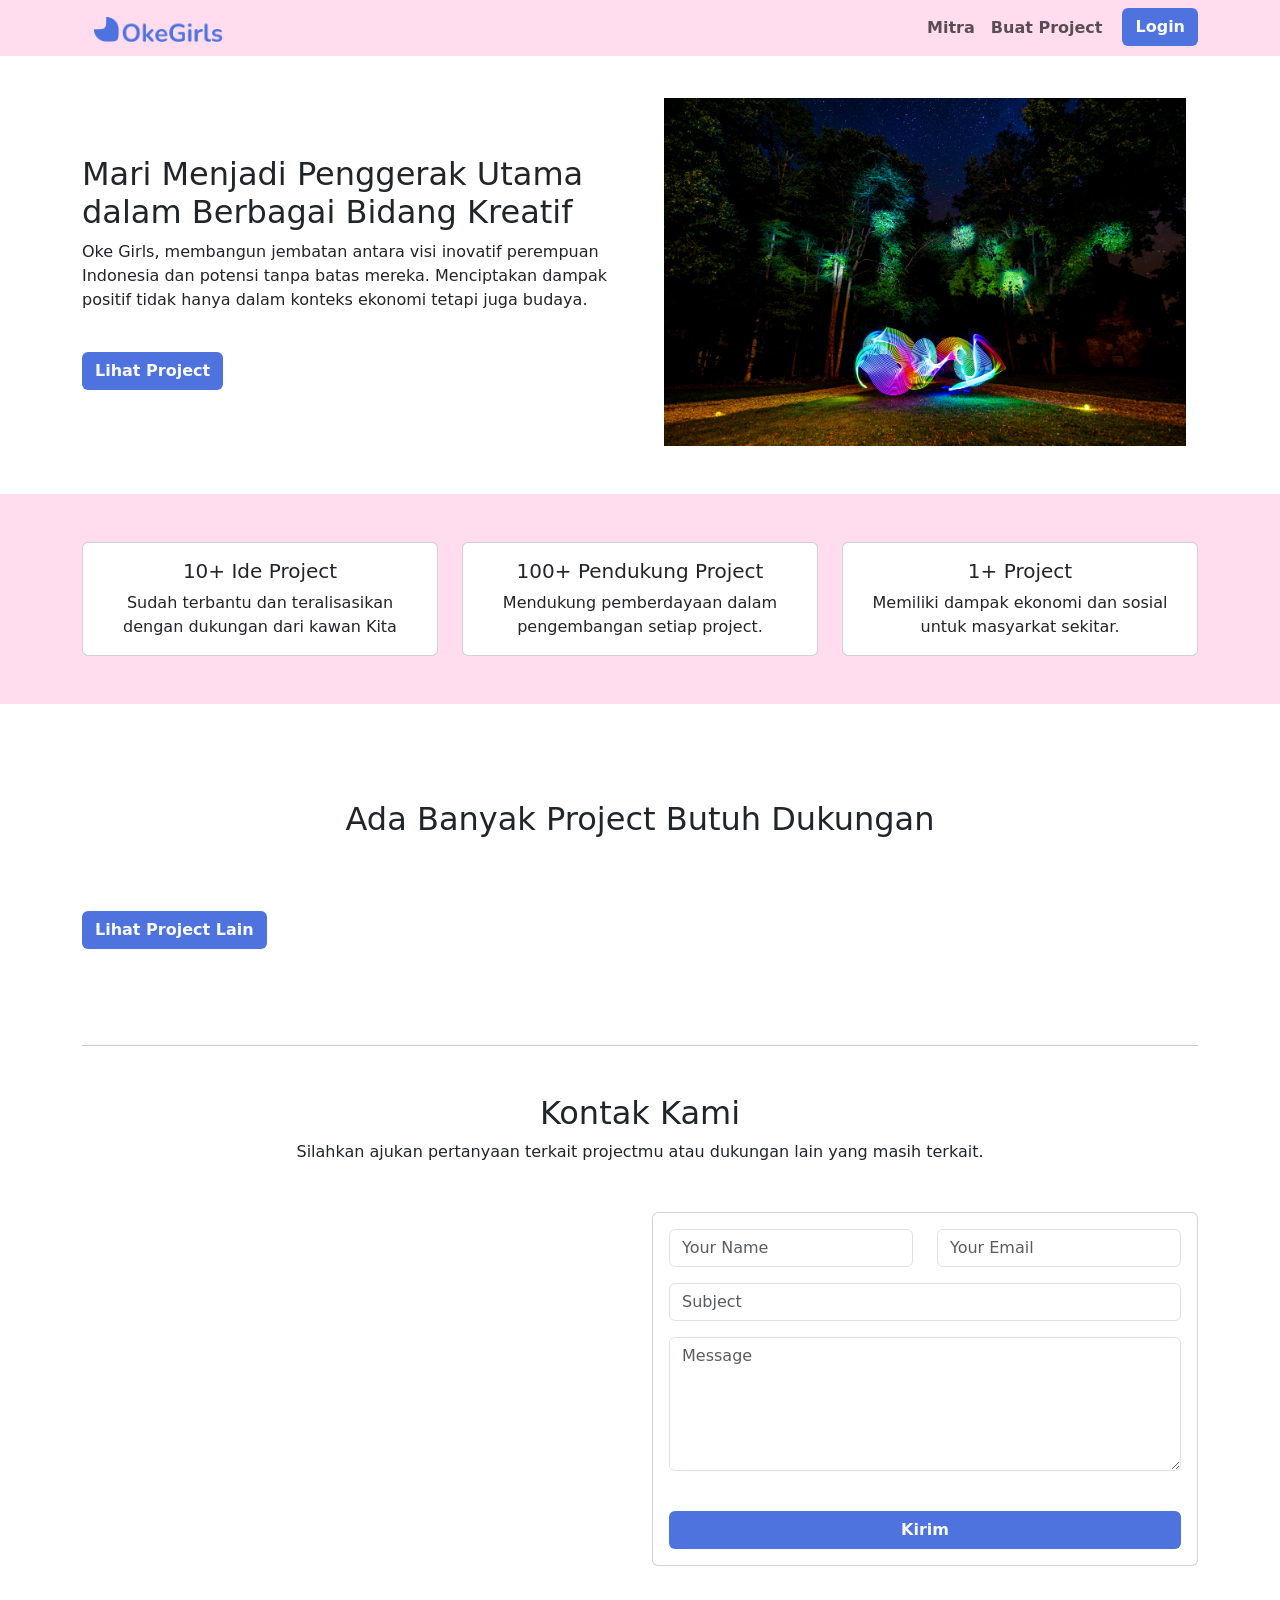
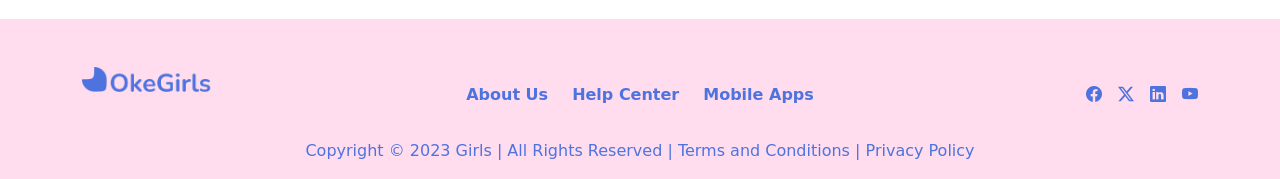
<file: index.html>
<!DOCTYPE html>
<html lang="en">

<head>
    <meta charset="UTF-8">
    <meta name="viewport" content="width=device-width, initial-scale=1">
    <link rel="stylesheet" href="https://cdn.jsdelivr.net/npm/bootstrap@5.0.2/dist/css/bootstrap.min.css">
    <link rel="stylesheet" href="https://cdn.jsdelivr.net/npm/bootstrap-icons@1.11.2/font/bootstrap-icons.min.css">
    <title>OkeGirls</title>
    <link rel="stylesheet" href="css/detailProject.css">
</head>

<body>

    <!-- Navbar -->
    <div class="fixed-top fink-color">
        <div class="container d-flex">
            <nav class="navbar navbar-expand-lg fink-color w-100">
                <div class="container-fluid">
                    <a class="navbar-brand" href="index.html">
                        <img src="img/logo.png" alt="Logo" width="130">
                    </a>
                    <button class="navbar-toggler" type="button" data-bs-toggle="collapse" data-bs-target="#navbarNav"
                        aria-controls="navbarNav" aria-expanded="false" aria-label="Toggle navigation">
                        <span class="navbar-toggler-icon text-primary">
                            <svg xmlns="http://www.w3.org/2000/svg" fill="none" viewBox="0 0 24 24" stroke-width="1.5"
                                stroke="currentColor" class="w-6 h-6">
                                <path stroke-linecap="round" stroke-linejoin="round"
                                    d="M3.75 6.75h16.5M3.75 12h16.5m-16.5 5.25h16.5" />
                            </svg>
                        </span>
                    </button>
                    <div class="collapse navbar-collapse mt-lg-0 mt-3" id="navbarNav">
                        <ul class="navbar-nav ms-auto pb-lg-0 pb-5">
                            <li class="nav-item">
                                <ul class="navbar-nav ms-auto">
                                    <li><a class="nav-link fw-bold" href="listProject.html">Mitra</a></li>
                                    <li class="nav-item">
                                        <a class="nav-link border-sm-bottom fw-bold" href="buat-project.html">Buat
                                            Project</a>
                                    </li>
                                    <li></li>
                                </ul>
                            </li>
                        </ul>
                    </div>

                </div>

            </nav>
            <button class="btn blue-bg text-light login-btn mt-2 h-100 fw-bold" id="loginButton"><a href="login.html"
                    class="text-light text-decoration-none">Login</a></button>
            <a href="overview.html" id="avatarButton"></a>
        </div>
    </div>

    <!-- Your content goes here -->
    <div class="hero">
        <div class="container py-5">
            <div class="row">
                <div class="col-md-6 d-flex align-items-center">
                    <div>
                        <h2>Mari Menjadi Penggerak Utama dalam Berbagai Bidang Kreatif</h2>
                        <p>Oke Girls, membangun jembatan antara visi inovatif perempuan Indonesia dan potensi tanpa
                            batas mereka. Menciptakan dampak positif tidak hanya dalam konteks ekonomi tetapi juga
                            budaya.</p>

                        <button class="btn blue-bg text-light fw-bold mt-4"><a class="text-light text-decoration-none"
                                href="listProject.html">Lihat Project</a></button>
                    </div>
                </div>
                <div class="col-md-6 mt-5 mt-lg-0 mt-md-0">
                    <img src="img/img-project1.jpg" alt="Hero Image" class="container-fluid">
                </div>
            </div>
        </div>
    </div>


    <div class="fitur fink-color py-5 mb-5">
        <div class="container">
            <div class="row row-cols-1 row-cols-md-3 g-4">

                <div class="col">
                    <div class="card h-100">
                        <div class="card-body text-center">
                            <h5 class="card-title">10+ Ide Project</h5>
                            <p class="card-text">Sudah terbantu dan teralisasikan dengan dukungan dari kawan Kita</p>
                        </div>
                    </div>
                </div>
                <div class="col">
                    <div class="card h-100">
                        <div class="card-body text-center">
                            <h5 class="card-title">100+ Pendukung Project</h5>
                            <p class="card-text">Mendukung pemberdayaan dalam pengembangan setiap project.</p>
                        </div>
                    </div>
                </div>
                <div class="col">
                    <div class="card h-100">
                        <div class="card-body text-center">
                            <h5 class="card-title">1+ Project</h5>
                            <p class="card-text">Memiliki dampak ekonomi dan sosial untuk masyarkat sekitar.</p>
                        </div>
                    </div>
                </div>

            </div>
        </div>
    </div>

    <!-- Spill Project -->
    <div>
        <div class="container py-5">
            <h2 class="text-center mb-5">Ada Banyak Project Butuh Dukungan</h2>

            <div class="row row-cols-1 row-cols-md-3 g-4" id="list-card-mitra">

                <!-- <div class="col">
                    <div class="card h-100">
                        <img src="img/img-project1.jpg" class="card-img-top" alt="...">
                        <div class="card-body">
                            <a href="detailProject.html"><h5 class="card-title">Batik Kayu Manis</h5></a>
                            <p class="card-text truncate-text">Batik, seni tradisional yang unik dan khas, telah menjadi identitas budaya yang mendalam di banyak negara, termasuk Indonesia. Sebagai kerajinan tangan yang melibatkan keterampilan tinggi dan ketelitian, batik tidak hanya menjadi produk seni yang memukau tetapi juga menyimpan kisah warisan dan identitas masyarakat.</p>
                        </div>
                        <div class="card-footer">
                            <small class="text-body-secondary">by nama user</small>
                        </div>
                    </div>
                </div>

                <div class="col">
                    <div class="card h-100">
                        <img src="img/img-project1.jpg" class="card-img-top" alt="...">
                        <div class="card-body">
                            <a href="detailProject.html"><h5 class="card-title">Batik Kayu Manis</h5></a>
                            <p class="card-text truncate-text">Batik, seni tradisional yang unik dan khas, telah menjadi identitas budaya yang mendalam di banyak negara, termasuk Indonesia. Sebagai kerajinan tangan yang melibatkan keterampilan tinggi dan ketelitian, batik tidak hanya menjadi produk seni yang memukau tetapi juga menyimpan kisah warisan dan identitas masyarakat.</p>
                        </div>
                        <div class="card-footer">
                            <small class="text-body-secondary">by nama user</small>
                        </div>
                    </div>
                </div>

                <div class="col">
                    <div class="card h-100">
                        <img src="img/img-project1.jpg" class="card-img-top" alt="...">
                        <div class="card-body">
                            <a href="detailProject.html"><h5 class="card-title">Batik Kayu Manis</h5></a>
                            <p class="card-text truncate-text">Batik, seni tradisional yang unik dan khas, telah menjadi identitas budaya yang mendalam di banyak negara, termasuk Indonesia. Sebagai kerajinan tangan yang melibatkan keterampilan tinggi dan ketelitian, batik tidak hanya menjadi produk seni yang memukau tetapi juga menyimpan kisah warisan dan identitas masyarakat.</p>
                        </div>
                        <div class="card-footer">
                            <small class="text-body-secondary">by nama user</small>
                        </div>
                    </div>
                </div> -->


            </div>

            <button class="btn blue-bg text-light fw-bold mt-5"><a class="text-light text-decoration-none"
                    href="listProject.html">Lihat Project Lain</a></button>
        </div>
    </div>

    <div class="container my-5">
        <hr>
    </div>

    <div id="contact">
        <div class="container" data-aos="fade-up">

            <div class="text-center mb-5">
                <h2>Kontak Kami</h2>
                <p>Silahkan ajukan pertanyaan terkait projectmu atau dukungan lain yang masih terkait.</p>
            </div>

            <div class="row" data-aos="fade-up" data-aos-delay="100">

                <div class="col-lg-6 ">
                    <iframe
                        src="https://www.google.com/maps/embed?pb=!1m18!1m12!1m3!1d3965.141941250111!2d106.9019455!3d-6.3756707!2m3!1f0!2f0!3f0!3m2!1i1024!2i768!4f13.1!3m3!1m2!1s0x2e69ed4515088551%3A0x5e89bf86511886e2!2sTrans%20Studio%20Mall%20Cibubur!5e0!3m2!1sen!2sid!4v1701613175382!5m2!1sen!2sid"
                        width="500" height="384px" style="border:0;" allowfullscreen="" loading="lazy"
                        referrerpolicy="no-referrer-when-downgrade"></iframe>

                </div>

                <div class="col-lg-6">
                    <form action="" method="post" role="form" class="email-form card p-3">
                        <div class="row">
                            <div class="col form-group mb-3">
                                <input type="text" name="name" class="form-control" id="name" placeholder="Your Name"
                                    required>
                            </div>
                            <div class="col form-group mb-3">
                                <input type="email" class="form-control" name="email" id="email"
                                    placeholder="Your Email" required>
                            </div>
                        </div>
                        <div class="form-group mb-3">
                            <input type="text" class="form-control" name="subject" id="subject" placeholder="Subject"
                                required>
                        </div>
                        <div class="form-group mb-3">
                            <textarea class="form-control" name="message" rows="5" placeholder="Message"
                                required></textarea>
                        </div>
                        <button class="btn blue-bg text-light fw-bold mt-4"><a class="text-light text-decoration-none"
                                href="#">Kirim</a></button>
                    </form>
                </div>

            </div>

        </div>
    </div>



    <!-- Footer -->
    <footer class="fink-color pt-5 mt-3">
        <div class="container">
            <!-- Top Part of Footer -->
            <div class="row">
                <div class="col-md-12 col-lg-4 text-center text-lg-start">
                    <img src="img/logo.png" alt="Footer Logo" width="130">
                </div>
                <div class="col-md-12 col-lg-4 ">
                    <div class="footer-menu text-center mt-lg-3 mt-5 d-flex justify-content-center gap-4">
                        <a href="#" class="blue-text text-decoration-none fw-bold">About Us</a>
                        <a href="#" class="blue-text text-decoration-none fw-bold">Help Center</a>
                        <a href="#" class="blue-text text-decoration-none fw-bold">Mobile Apps</a>
                    </div>
                </div>
                <div class="col-md-12 col-lg-4 text-center mt-lg-3 mt-4">
                    <div class="text-center d-flex gap-3 justify-content-center justify-content-lg-end">
                        <a href="#" class="blue-text"><i class="bi bi-facebook"></i></a>
                        <a href="#" class="blue-text"><i class="bi bi-twitter-x"></i></a>
                        <a href="#" class="blue-text"><i class="bi bi-linkedin"></i></a>
                        <a href="#" class="blue-text"><i class="bi bi-youtube"></i></a>
                    </div>
                </div>
            </div>
            <!-- Bottom Part of Footer -->
            <div class="row mt-3">
                <div class="col-md-12">
                    <p class="footer-bottom text-center mt-3 blue-text">
                        Copyright © 2023 Girls | All Rights Reserved | <a href="#"
                            class="blue-text text-decoration-none">Terms and Conditions</a> | <a href="#"
                            class="blue-text text-decoration-none">Privacy Policy</a>
                    </p>
                </div>
            </div>
        </div>
    </footer>


    <script src="https://cdn.jsdelivr.net/npm/bootstrap@5.0.2/dist/js/bootstrap.bundle.min.js"></script>

    <!-- <script src="assets/js/multiStepForm.js"></script> -->
    <!-- <script src="assets/js/main.js"></script>
    <script> getAllProject()</script> -->

    <script src="js/listProject.js"></script>
    <script src="js/navbarLogin.js"></script>

</body>

</html>
</file>
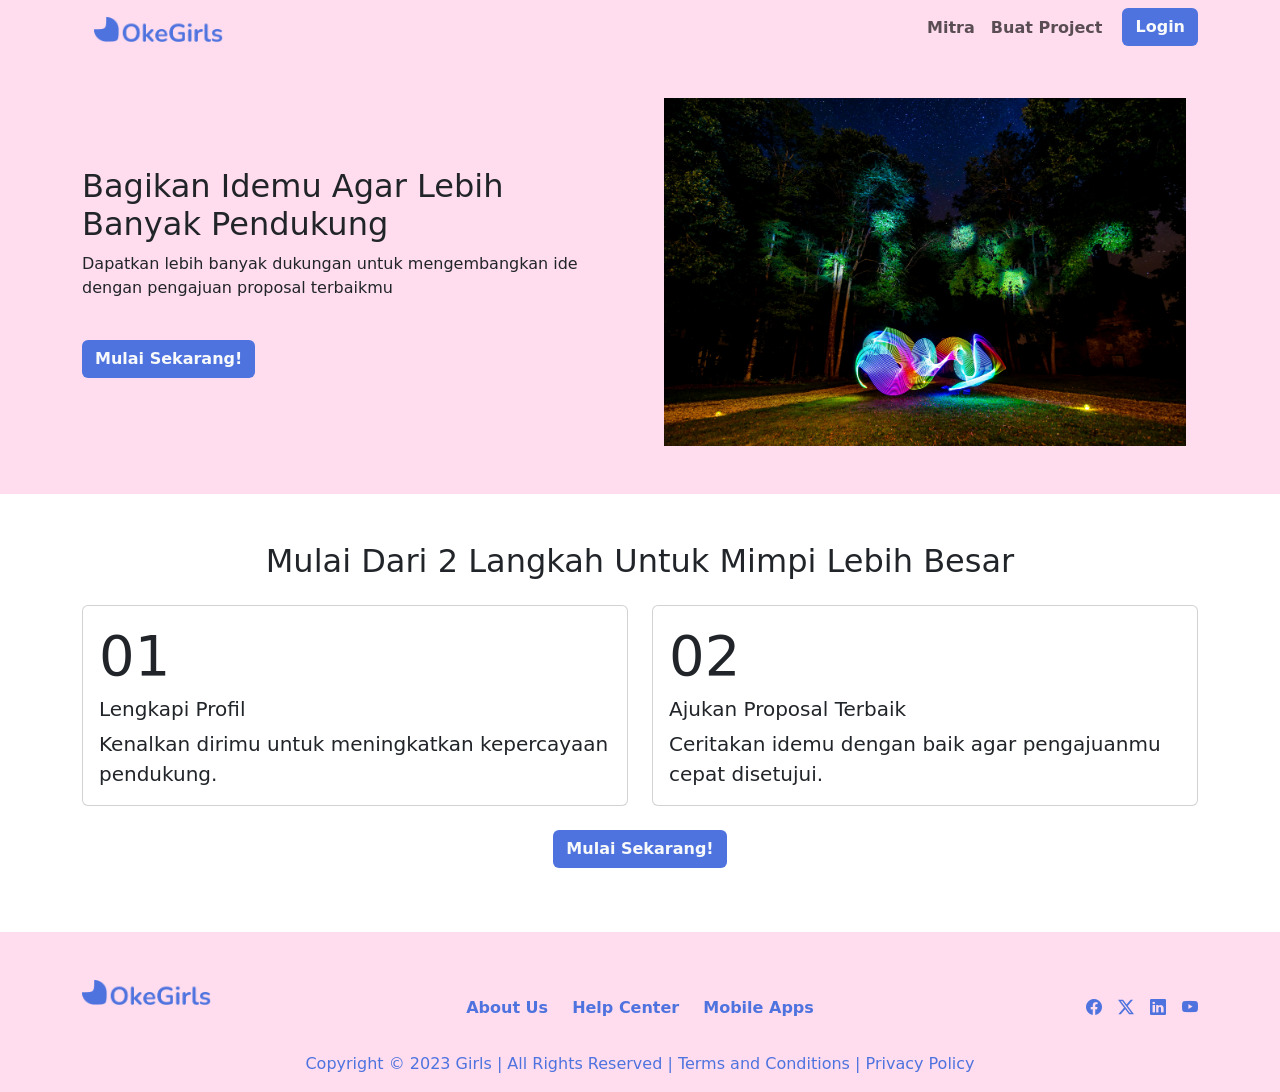
<file: buat-project.html>
<!DOCTYPE html>
<html lang="en">
<head>
  <meta charset="UTF-8">
  <meta name="viewport" content="width=device-width, initial-scale=1">
  <link rel="stylesheet" href="https://cdn.jsdelivr.net/npm/bootstrap@5.0.2/dist/css/bootstrap.min.css">
  <link rel="stylesheet" href="https://cdn.jsdelivr.net/npm/bootstrap-icons@1.11.2/font/bootstrap-icons.min.css">
  <title>Buat Project</title>
  <link rel="stylesheet" href="/css/sign-inup.css">
  <link rel="stylesheet" href="/css/buat-project.css">
</head>
<body>

<!-- Navbar -->
<div class="fixed-top fink-color">
  <div class="container d-flex">
      <nav class="navbar navbar-expand-lg fink-color w-100">
          <div class="container-fluid">
              <a class="navbar-brand" href="index.html">
                  <img src="img/logo.png" alt="Logo" width="130">
              </a>
              <button class="navbar-toggler" type="button" data-bs-toggle="collapse" data-bs-target="#navbarNav"
                  aria-controls="navbarNav" aria-expanded="false" aria-label="Toggle navigation">
                  <span class="navbar-toggler-icon text-primary">
                      <svg xmlns="http://www.w3.org/2000/svg" fill="none" viewBox="0 0 24 24" stroke-width="1.5"
                          stroke="currentColor" class="w-6 h-6">
                          <path stroke-linecap="round" stroke-linejoin="round"
                              d="M3.75 6.75h16.5M3.75 12h16.5m-16.5 5.25h16.5" />
                      </svg>
                  </span>
              </button>
              <div class="collapse navbar-collapse mt-lg-0 mt-3" id="navbarNav">
                  <ul class="navbar-nav ms-auto pb-lg-0 pb-5">
                      <li class="nav-item">
                          <ul class="navbar-nav ms-auto">
                              <li><a class="nav-link fw-bold" href="listProject.html">Mitra</a></li>
                              <li class="nav-item">
                                  <a class="nav-link border-sm-bottom fw-bold" href="buat-project.html">Buat Project</a>
                              </li>
                              <li></li>
                          </ul>
                      </li>
                  </ul>
              </div>

          </div>

      </nav>
      <button class="btn blue-bg text-light login-btn mt-2 h-100 fw-bold" id="loginButton"><a href="login.html" class="text-light text-decoration-none">Login</a></button>
      <a href="overview.html" id="avatarButton"></a>
  </div>
</div>

<!-- Your content goes here -->
<div class="hero fink-color">
  <div class="container py-5">
    <div class="row">
      <div class="col-md-6 d-flex align-items-center">
        <div>
          <h2>Bagikan Idemu Agar Lebih Banyak Pendukung</h2>
          <p>Dapatkan lebih banyak dukungan untuk mengembangkan ide dengan pengajuan proposal terbaikmu</p>
          <button class="btn blue-bg fw-bold mt-4"><a class="text-light text-decoration-none" href="multistepform.html">Mulai Sekarang!</a></button>
        </div>
      </div>
      <div class="col-md-6 mt-5 mt-lg-0 mt-md-0">
        <img src="img/img-project1.jpg" alt="Hero Image" class="container-fluid">
      </div>
    </div>
  </div>
</div>

<div>
  <div class="container py-5">
    <h2 class="text-center">Mulai Dari 2 Langkah Untuk Mimpi Lebih Besar</h2>
  
    <!-- Cards Section -->
    <div class="row mt-4">
      <!-- Card 1 -->
      <div class="col-md-6 mb-4">
        <div class="card">
          <div class="card-body">
            <p class="card-title display-4">01</p>
            <h5 class="card-text h5">Lengkapi Profil</h5>
            <p class="card-text lead">Kenalkan dirimu untuk meningkatkan kepercayaan pendukung.</p>
          </div>
        </div>
      </div>
  
      <!-- Card 2 -->
      <div class="col-md-6 mb-4">
        <div class="card">
          <div class="card-body">
            <p class="card-title display-4">02</p>
            <h5 class="card-text h5">Ajukan Proposal Terbaik</h5>
            <p class="card-text lead">Ceritakan idemu dengan baik agar pengajuanmu cepat disetujui.</p>
          </div>
        </div>
      </div>
    </div>
  
    <!-- Button Section -->
    <div class="text-center">
      <button class="btn blue-bg text-light fw-bold"><a class="text-light text-decoration-none" href="multistepform.html">Mulai Sekarang!</a></button>
    </div>
  </div>
  
</div>





<!-- Footer -->
<footer class="fink-color pt-5 mt-3">
  <div class="container">
      <!-- Top Part of Footer -->
      <div class="row">
          <div class="col-md-12 col-lg-4 text-center text-lg-start">
              <img src="img/logo.png" alt="Footer Logo" width="130">
          </div>
          <div class="col-md-12 col-lg-4 ">
              <div class="footer-menu text-center mt-lg-3 mt-5 d-flex justify-content-center gap-4">
                  <a href="#" class="blue-text text-decoration-none fw-bold">About Us</a>
                  <a href="#" class="blue-text text-decoration-none fw-bold">Help Center</a>
                  <a href="#" class="blue-text text-decoration-none fw-bold">Mobile Apps</a>
              </div>
          </div>
          <div class="col-md-12 col-lg-4 text-center mt-lg-3 mt-4">
              <div class="text-center d-flex gap-3 justify-content-center justify-content-lg-end">
                  <a href="#" class="blue-text"><i class="bi bi-facebook"></i></a>
                  <a href="#" class="blue-text"><i class="bi bi-twitter-x"></i></a>
                  <a href="#" class="blue-text"><i class="bi bi-linkedin"></i></a>
                  <a href="#" class="blue-text"><i class="bi bi-youtube"></i></a>
              </div>
          </div>
      </div>
      <!-- Bottom Part of Footer -->
      <div class="row mt-3">
          <div class="col-md-12">
              <p class="footer-bottom text-center mt-3 blue-text">
                  Copyright © 2023 Girls | All Rights Reserved | <a href="#"
                      class="blue-text text-decoration-none">Terms and Conditions</a> | <a href="#"
                      class="blue-text text-decoration-none">Privacy Policy</a>
              </p>
          </div>
      </div>
  </div>
</footer>


<script src="https://cdn.jsdelivr.net/npm/bootstrap@5.0.2/dist/js/bootstrap.bundle.min.js"></script>

<script src="/js/navbarLogin.js"></script>

</body>
</html>
</file>
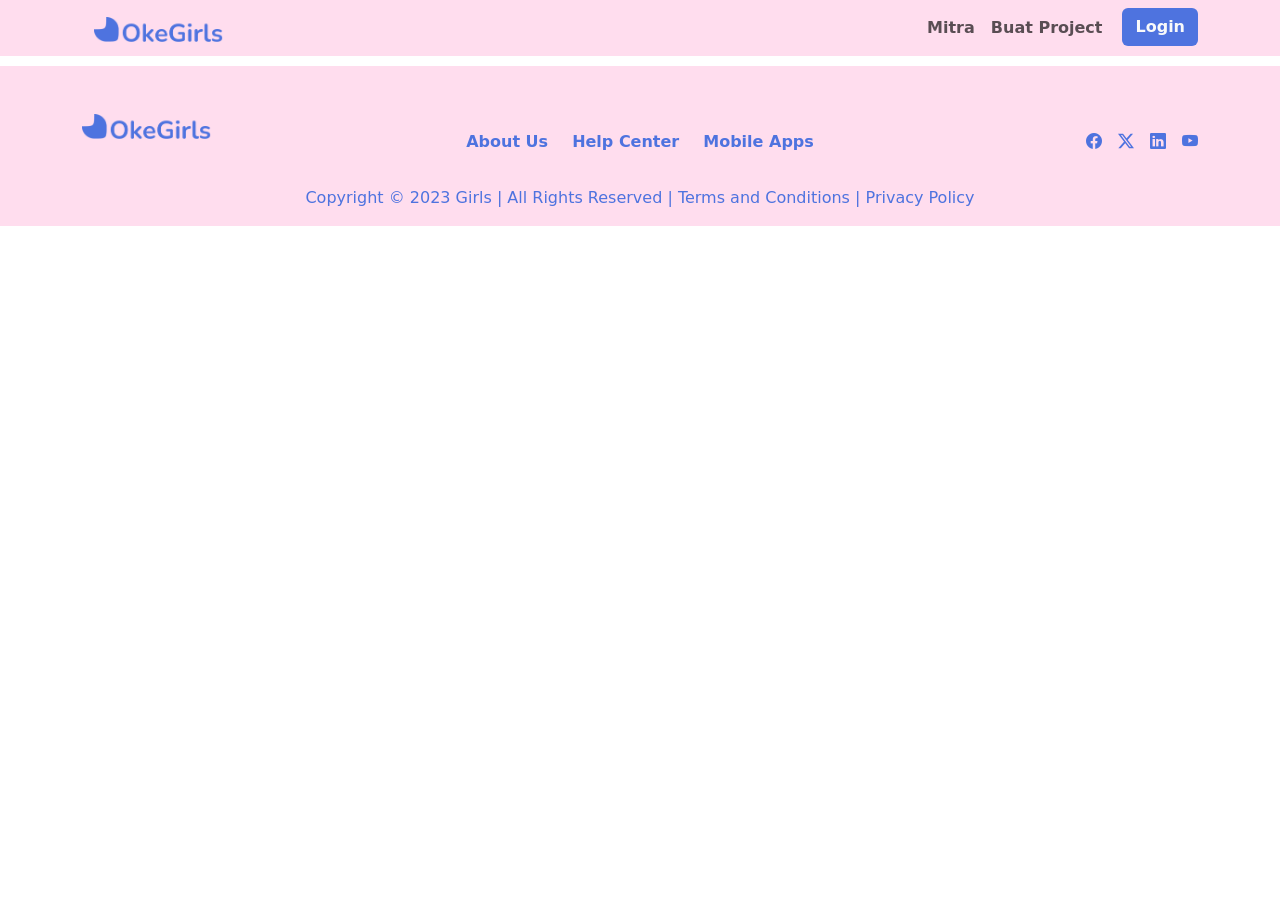
<file: detailProject.html>
<!DOCTYPE html>
<html lang="en">

<head>
  <meta charset="UTF-8">
  <meta name="viewport" content="width=device-width, initial-scale=1">
  <link rel="stylesheet" href="https://cdn.jsdelivr.net/npm/bootstrap@5.0.2/dist/css/bootstrap.min.css">
  <link rel="stylesheet" href="https://cdn.jsdelivr.net/npm/bootstrap-icons@1.11.2/font/bootstrap-icons.min.css">
  <title>Buat Project</title>
  <link rel="stylesheet" href="css/detailProject.css">
</head>

<body>

  <!-- Navbar -->
 <div class="fixed-top fink-color">
  <div class="container d-flex">
      <nav class="navbar navbar-expand-lg fink-color w-100">
          <div class="container-fluid">
              <a class="navbar-brand" href="index.html">
                  <img src="img/logo.png" alt="Logo" width="130">
              </a>
              <button class="navbar-toggler" type="button" data-bs-toggle="collapse" data-bs-target="#navbarNav"
                  aria-controls="navbarNav" aria-expanded="false" aria-label="Toggle navigation">
                  <span class="navbar-toggler-icon text-primary">
                      <svg xmlns="http://www.w3.org/2000/svg" fill="none" viewBox="0 0 24 24" stroke-width="1.5"
                          stroke="currentColor" class="w-6 h-6">
                          <path stroke-linecap="round" stroke-linejoin="round"
                              d="M3.75 6.75h16.5M3.75 12h16.5m-16.5 5.25h16.5" />
                      </svg>
                  </span>
              </button>
              <div class="collapse navbar-collapse mt-lg-0 mt-3" id="navbarNav">
                  <ul class="navbar-nav ms-auto pb-lg-0 pb-5">
                      <li class="nav-item">
                          <ul class="navbar-nav ms-auto">
                              <li><a class="nav-link fw-bold" href="listProject.html">Mitra</a></li>
                              <li class="nav-item">
                                  <a class="nav-link border-sm-bottom fw-bold" href="buat-project.html">Buat
                                      Project</a>
                              </li>
                              <li></li>
                          </ul>
                      </li>
                  </ul>
              </div>

          </div>

      </nav>
      <button class="btn blue-bg text-light login-btn mt-2 h-100 fw-bold" id="loginButton"><a href="login.html"
              class="text-light text-decoration-none">Login</a></button>
      <a href="overview.html" id="avatarButton"></a>
  </div>
</div>

  <div id="projectDetail">

    <!-- <div class="hero fink-color">
      <div class="container py-5">
        <div class="row">
          <div class="col-lg-6" data-aos="fade-right" data-aos-delay="100">
            <img src="/assets/img/bussiness.jpg" class="img-fluid" alt="" id="picture">
          </div>
          <div class="col-md-6 mt-5 mt-lg-0 mt-md-0 d-flex align-items-center">
            <div>
              <h2 id="title">Merajut Karya Seni dan Warisan Budaya</h2>
              <p id="desc">Batik, seni tradisional yang unik dan khas, telah menjadi identitas budaya yang mendalam di
                banyak negara, termasuk Indonesia.</p>
              <h5 id="amount">Jumlah Pendanaan : $760</h5>
              <p id="duration">Durasi Kampanye : 60 Hari</p>
              <p id="city">Lokasi : kota, propinsi</p>

              <button class="btn blue-bg text-light fw-bold mt-4"><a class="text-light text-decoration-none"
                  href="pilihRewardPayment.html">Dukung Project</a></button>
            </div>
          </div>
        </div>
      </div>
    </div>


    <div>
      <div class="container py-5">
        <h2 class="text-center mb-5">Kenal Lebih Dekat Project Ini</h2>

        <nav id="navbar-example2" class="navbar bg-body-tertiary mb-3">
          <ul class="nav nav-pills">
            <li class="nav-item">
              <a class="nav-link" href="#scrollspyHeading1">Story</a>
            </li>
            <li class="nav-item">
              <a class="nav-link" href="#scrollspyHeading2">Mission</a>
            </li>
            <li class="nav-item">
              <a class="nav-link" href="#scrollspyHeading3">challenge</a>
            </li>
            <li class="nav-item">
              <a class="nav-link" href="#scrollspyHeading4">Risk</a>
            </li>
          </ul>
        </nav>
        <div class="">
          <hr>
        </div>
        <div data-bs-spy="scroll" data-bs-target="#navbar-example2" data-bs-root-margin="0px 0px -40%"
          data-bs-smooth-scroll="true" class="scrollspy-example bg-body-tertiary p-3 rounded-2" tabindex="0">
          <h4 id="scrollspyHeading1">Our Story</h4>
          <p>Lorem ipsum dolor sit amet consectetur, adipisicing elit. Alias totam odit cum unde ea labore asperiores
            officia esse, quas architecto beatae ex? Eos, facilis minima aspernatur quos nam provident distinctio.</p>
          <h4 id="scrollspyHeading2">Mission Project</h4>
          <p>Lorem ipsum, dolor sit amet consectetur adipisicing elit. Veritatis voluptates molestias totam hic, facilis
            placeat eveniet ex officiis recusandae tempore dolor. Nam laboriosam ad illo suscipit magnam, reprehenderit
            libero ex.</p>
          <h4 id="scrollspyHeading3">Challange</h4>
          <p>Lorem ipsum dolor sit amet consectetur adipisicing elit. Ut nihil aut porro eius reiciendis a mollitia sint
            repellat, libero veritatis.</p>
          <h4 id="scrollspyHeading4">Risk</h4>
          <p>Lorem ipsum dolor sit amet consectetur adipisicing elit. Eveniet possimus voluptatum facilis atque sit
            ullam at laborum ad. Vitae, tenetur.</p>
        </div>
      </div>

    </div>

    <div class="px-5">
      <hr>
    </div>


    <div>
      <div class="container py-5">
        <h2 class="text-center mb-5">Penawaran Reward Pendukung Project</h2>


        <div class="row row-cols-2 row-cols-md-3 g-4">
          <div class="col">
            <div class="card h-100">
              <div class="card-body">
                <h5 class="card-title">Super</h5>
                <p class="card-text">Deskripsi reward paket super dengan donasi 25k</p>
                <a href="#" class="btn btn-primary">25.000</a>
              </div>
            </div>
          </div>
          <div class="col">
            <div class="card h-100">
              <div class="card-body">
                <h5 class="card-title">Super</h5>
                <p class="card-text">Deskripsi reward paket super dengan donasi 25k</p>
                <a href="#" class="btn btn-primary">25.000</a>
              </div>
            </div>
          </div>
          <div class="col">
            <div class="card h-100">
              <div class="card-body">
                <h5 class="card-title">Super</h5>
                <p class="card-text">Deskripsi reward paket super dengan donasi 25k</p>
                <a href="#" class="btn btn-primary">25.000</a>
              </div>
            </div>
          </div>
          <div class="col">
            <div class="card h-100">
              <div class="card-body">
                <h5 class="card-title">Super</h5>
                <p class="card-text">Deskripsi reward paket super dengan donasi 25k</p>
                <a href="#" class="btn btn-primary">25.000</a>
              </div>
            </div>
          </div>
          <div class="col">
            <div class="card h-100">
              <div class="card-body">
                <h5 class="card-title">Super</h5>
                <p class="card-text">Deskripsi reward paket super dengan donasi 25k</p>
                <a href="#" class="btn btn-primary">25.000</a>
              </div>
            </div>
          </div>


        </div>

      </div>
    </div> -->


  </div>



  <!-- Footer -->
  <footer class="fink-color pt-5 mt-3">
    <div class="container">
      <!-- Top Part of Footer -->
      <div class="row">
        <div class="col-md-12 col-lg-4 text-center text-lg-start">
          <img src="img/logo.png" alt="Footer Logo" width="130">
        </div>
        <div class="col-md-12 col-lg-4 ">
          <div class="footer-menu text-center mt-lg-3 mt-5 d-flex justify-content-center gap-4">
            <a href="#" class="blue-text text-decoration-none fw-bold">About Us</a>
            <a href="#" class="blue-text text-decoration-none fw-bold">Help Center</a>
            <a href="#" class="blue-text text-decoration-none fw-bold">Mobile Apps</a>
          </div>
        </div>
        <div class="col-md-12 col-lg-4 text-center mt-lg-3 mt-4">
          <div class="text-center d-flex gap-3 justify-content-center justify-content-lg-end">
            <a href="#" class="blue-text"><i class="bi bi-facebook"></i></a>
            <a href="#" class="blue-text"><i class="bi bi-twitter-x"></i></a>
            <a href="#" class="blue-text"><i class="bi bi-linkedin"></i></a>
            <a href="#" class="blue-text"><i class="bi bi-youtube"></i></a>
          </div>
        </div>
      </div>
      <!-- Bottom Part of Footer -->
      <div class="row mt-3">
        <div class="col-md-12">
          <p class="footer-bottom text-center mt-3 blue-text">
            Copyright © 2023 Girls | All Rights Reserved | <a href="#" class="blue-text text-decoration-none">Terms and
              Conditions</a> | <a href="#" class="blue-text text-decoration-none">Privacy Policy</a>
          </p>
        </div>
      </div>
    </div>
  </footer>


  <script src="https://cdn.jsdelivr.net/npm/bootstrap@5.0.2/dist/js/bootstrap.bundle.min.js"></script>

  <!-- <script src="js/multiStepForm.js"></script>
<script src="assets/js/main.js"></script>
<script> getProjectDetail()</script> -->

  <script src="/js/detailProject.js"></script>
  <script src="js/navbarLogin.js"></script>


</body>

</html>
</file>
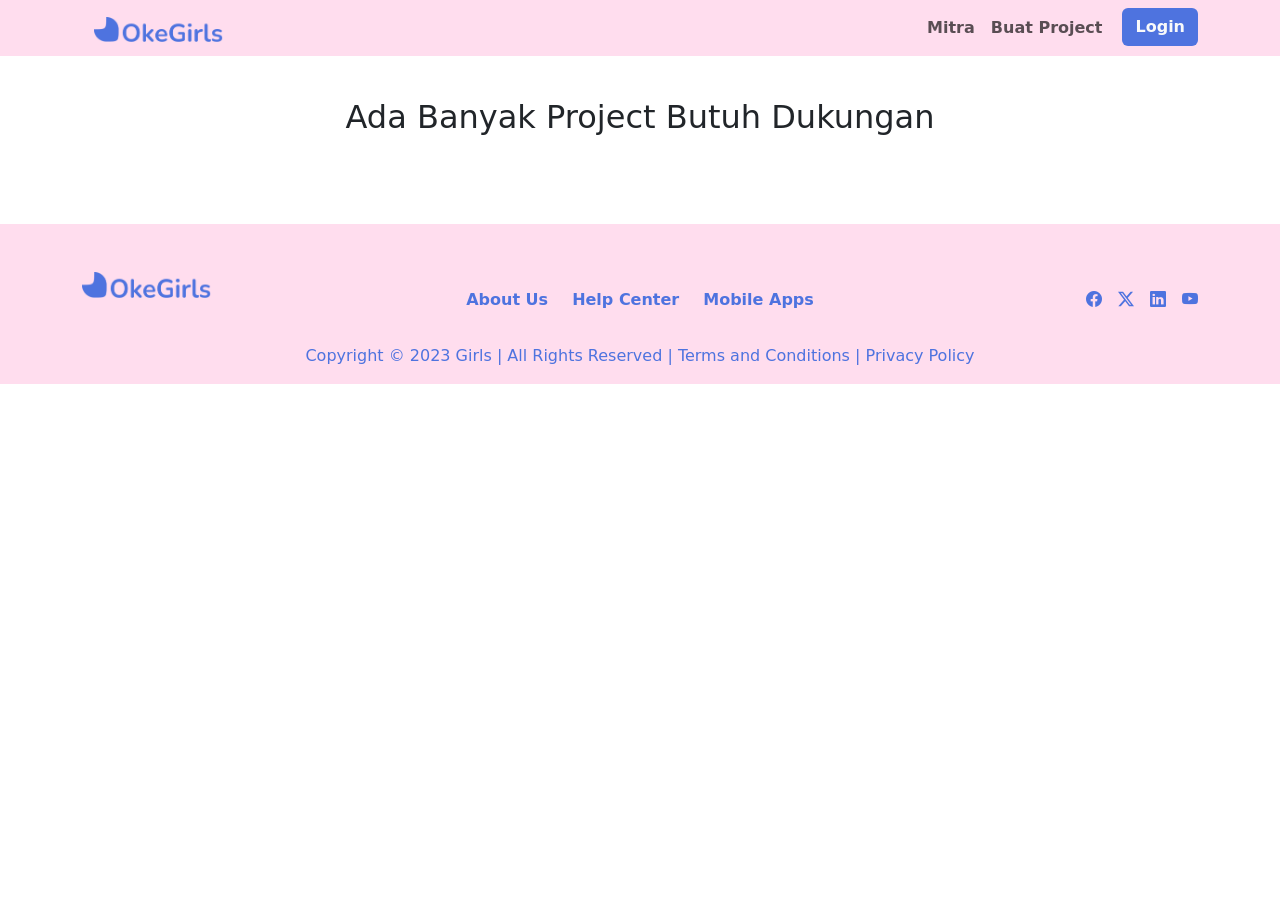
<file: listProject.html>
<!DOCTYPE html>
<html lang="en">
<head>
  <meta charset="UTF-8">
  <meta name="viewport" content="width=device-width, initial-scale=1">
  <link rel="stylesheet" href="https://cdn.jsdelivr.net/npm/bootstrap@5.0.2/dist/css/bootstrap.min.css">
  <link rel="stylesheet" href="https://cdn.jsdelivr.net/npm/bootstrap-icons@1.11.2/font/bootstrap-icons.min.css">
  <title>Paket Dukungan</title>
  <link rel="stylesheet" href="css/detailProject.css">
</head>
<body>

 <!-- Navbar -->
 <div class="fixed-top fink-color">
    <div class="container d-flex">
        <nav class="navbar navbar-expand-lg fink-color w-100">
            <div class="container-fluid">
                <a class="navbar-brand" href="index.html">
                    <img src="img/logo.png" alt="Logo" width="130">
                </a>
                <button class="navbar-toggler" type="button" data-bs-toggle="collapse" data-bs-target="#navbarNav"
                    aria-controls="navbarNav" aria-expanded="false" aria-label="Toggle navigation">
                    <span class="navbar-toggler-icon text-primary">
                        <svg xmlns="http://www.w3.org/2000/svg" fill="none" viewBox="0 0 24 24" stroke-width="1.5"
                            stroke="currentColor" class="w-6 h-6">
                            <path stroke-linecap="round" stroke-linejoin="round"
                                d="M3.75 6.75h16.5M3.75 12h16.5m-16.5 5.25h16.5" />
                        </svg>
                    </span>
                </button>
                <div class="collapse navbar-collapse mt-lg-0 mt-3" id="navbarNav">
                    <ul class="navbar-nav ms-auto pb-lg-0 pb-5">
                        <li class="nav-item">
                            <ul class="navbar-nav ms-auto">
                                <li><a class="nav-link fw-bold" href="listProject.html">Mitra</a></li>
                                <li class="nav-item">
                                    <a class="nav-link border-sm-bottom fw-bold" href="buat-project.html">Buat
                                        Project</a>
                                </li>
                                <li></li>
                            </ul>
                        </li>
                    </ul>
                </div>

            </div>

        </nav>
        <button class="btn blue-bg text-light login-btn mt-2 h-100 fw-bold" id="loginButton"><a href="login.html"
                class="text-light text-decoration-none">Login</a></button>
        <a href="overview.html" id="avatarButton"></a>
    </div>
</div>

<!-- Spill Project -->
<div>
    <div class="container py-5">
        <h2 class="text-center mb-5">Ada Banyak Project Butuh Dukungan</h2>

        <div class="row row-cols-1 row-cols-md-3 g-4" id="list-card-mitra">

            <!-- <div class="col">
                <div class="card h-100">
                    <img src="img/img-project1.jpg" class="card-img-top" alt="...">
                    <div class="card-body">
                        <a href="detailProject.html"><h5 class="card-title">Batik Kayu Manis</h5></a>
                        <p class="card-text truncate-text">Batik, seni tradisional yang unik dan khas, telah menjadi identitas budaya yang mendalam di banyak negara, termasuk Indonesia. Sebagai kerajinan tangan yang melibatkan keterampilan tinggi dan ketelitian, batik tidak hanya menjadi produk seni yang memukau tetapi juga menyimpan kisah warisan dan identitas masyarakat.</p>
                    </div>
                    <div class="card-footer">
                        <small class="text-body-secondary">by nama user</small>
                    </div>
                </div>
            </div>
            <div class="col">
                <div class="card h-100">
                    <img src="img/img-project1.jpg" class="card-img-top" alt="...">
                    <div class="card-body">
                        <a href="detailProject.html"><h5 class="card-title">Batik Kayu Manis</h5></a>
                        <p class="card-text truncate-text">Batik, seni tradisional yang unik dan khas, telah menjadi identitas budaya yang mendalam di banyak negara, termasuk Indonesia. Sebagai kerajinan tangan yang melibatkan keterampilan tinggi dan ketelitian, batik tidak hanya menjadi produk seni yang memukau tetapi juga menyimpan kisah warisan dan identitas masyarakat.</p>
                    </div>
                    <div class="card-footer">
                        <small class="text-body-secondary">by nama user</small>
                    </div>
                </div>
            </div>
            <div class="col">
                <div class="card h-100">
                    <img src="img/img-project1.jpg" class="card-img-top" alt="...">
                    <div class="card-body">
                        <a href="detailProject.html"><h5 class="card-title">Batik Kayu Manis</h5></a>
                        <p class="card-text truncate-text">Batik, seni tradisional yang unik dan khas, telah menjadi identitas budaya yang mendalam di banyak negara, termasuk Indonesia. Sebagai kerajinan tangan yang melibatkan keterampilan tinggi dan ketelitian, batik tidak hanya menjadi produk seni yang memukau tetapi juga menyimpan kisah warisan dan identitas masyarakat.</p>
                    </div>
                    <div class="card-footer">
                        <small class="text-body-secondary">by nama user</small>
                    </div>
                </div>
            </div>
            <div class="col">
                <div class="card h-100">
                    <img src="img/img-project1.jpg" class="card-img-top" alt="...">
                    <div class="card-body">
                        <a href="detailProject.html"><h5 class="card-title">Batik Kayu Manis</h5></a>
                        <p class="card-text truncate-text">Batik, seni tradisional yang unik dan khas, telah menjadi identitas budaya yang mendalam di banyak negara, termasuk Indonesia. Sebagai kerajinan tangan yang melibatkan keterampilan tinggi dan ketelitian, batik tidak hanya menjadi produk seni yang memukau tetapi juga menyimpan kisah warisan dan identitas masyarakat.</p>
                    </div>
                    <div class="card-footer">
                        <small class="text-body-secondary">by nama user</small>
                    </div>
                </div>
            </div>
            <div class="col">
                <div class="card h-100">
                    <img src="img/img-project1.jpg" class="card-img-top" alt="...">
                    <div class="card-body">
                        <a href="detailProject.html"><h5 class="card-title">Batik Kayu Manis</h5></a>
                        <p class="card-text truncate-text">Batik, seni tradisional yang unik dan khas, telah menjadi identitas budaya yang mendalam di banyak negara, termasuk Indonesia. Sebagai kerajinan tangan yang melibatkan keterampilan tinggi dan ketelitian, batik tidak hanya menjadi produk seni yang memukau tetapi juga menyimpan kisah warisan dan identitas masyarakat.</p>
                    </div>
                    <div class="card-footer">
                        <small class="text-body-secondary">by nama user</small>
                    </div>
                </div>
            </div>
            <div class="col">
                <div class="card h-100">
                    <img src="img/img-project1.jpg" class="card-img-top" alt="...">
                    <div class="card-body">
                        <a href="detailProject.html"><h5 class="card-title">Batik Kayu Manis</h5></a>
                        <p class="card-text truncate-text">Batik, seni tradisional yang unik dan khas, telah menjadi identitas budaya yang mendalam di banyak negara, termasuk Indonesia. Sebagai kerajinan tangan yang melibatkan keterampilan tinggi dan ketelitian, batik tidak hanya menjadi produk seni yang memukau tetapi juga menyimpan kisah warisan dan identitas masyarakat.</p>
                    </div>
                    <div class="card-footer">
                        <small class="text-body-secondary">by nama user</small>
                    </div>
                </div>
            </div>
            <div class="col">
                <div class="card h-100">
                    <img src="img/img-project1.jpg" class="card-img-top" alt="...">
                    <div class="card-body">
                        <a href="detailProject.html"><h5 class="card-title">Batik Kayu Manis</h5></a>
                        <p class="card-text truncate-text">Batik, seni tradisional yang unik dan khas, telah menjadi identitas budaya yang mendalam di banyak negara, termasuk Indonesia. Sebagai kerajinan tangan yang melibatkan keterampilan tinggi dan ketelitian, batik tidak hanya menjadi produk seni yang memukau tetapi juga menyimpan kisah warisan dan identitas masyarakat.</p>
                    </div>
                    <div class="card-footer">
                        <small class="text-body-secondary">by nama user</small>
                    </div>
                </div>
            </div> -->
        </div>
    </div>
</div>





<!-- Footer -->
<footer class="fink-color pt-5 mt-3">
  <div class="container">
      <!-- Top Part of Footer -->
      <div class="row">
          <div class="col-md-12 col-lg-4 text-center text-lg-start">
              <img src="img/logo.png" alt="Footer Logo" width="130">
          </div>
          <div class="col-md-12 col-lg-4 ">
              <div class="footer-menu text-center mt-lg-3 mt-5 d-flex justify-content-center gap-4">
                  <a href="#" class="blue-text text-decoration-none fw-bold">About Us</a>
                  <a href="#" class="blue-text text-decoration-none fw-bold">Help Center</a>
                  <a href="#" class="blue-text text-decoration-none fw-bold">Mobile Apps</a>
              </div>
          </div>
          <div class="col-md-12 col-lg-4 text-center mt-lg-3 mt-4">
              <div class="text-center d-flex gap-3 justify-content-center justify-content-lg-end">
                  <a href="#" class="blue-text"><i class="bi bi-facebook"></i></a>
                  <a href="#" class="blue-text"><i class="bi bi-twitter-x"></i></a>
                  <a href="#" class="blue-text"><i class="bi bi-linkedin"></i></a>
                  <a href="#" class="blue-text"><i class="bi bi-youtube"></i></a>
              </div>
          </div>
      </div>
      <!-- Bottom Part of Footer -->
      <div class="row mt-3">
          <div class="col-md-12">
              <p class="footer-bottom text-center mt-3 blue-text">
                  Copyright © 2023 Girls | All Rights Reserved | <a href="#"
                      class="blue-text text-decoration-none">Terms and Conditions</a> | <a href="#"
                      class="blue-text text-decoration-none">Privacy Policy</a>
              </p>
          </div>
      </div>
  </div>
</footer>


<script src="https://cdn.jsdelivr.net/npm/bootstrap@5.0.2/dist/js/bootstrap.bundle.min.js"></script>

<script src="js/listProject.js"></script>
<script src="js/navbarLogin.js"></script>

</body>
</html>
</file>
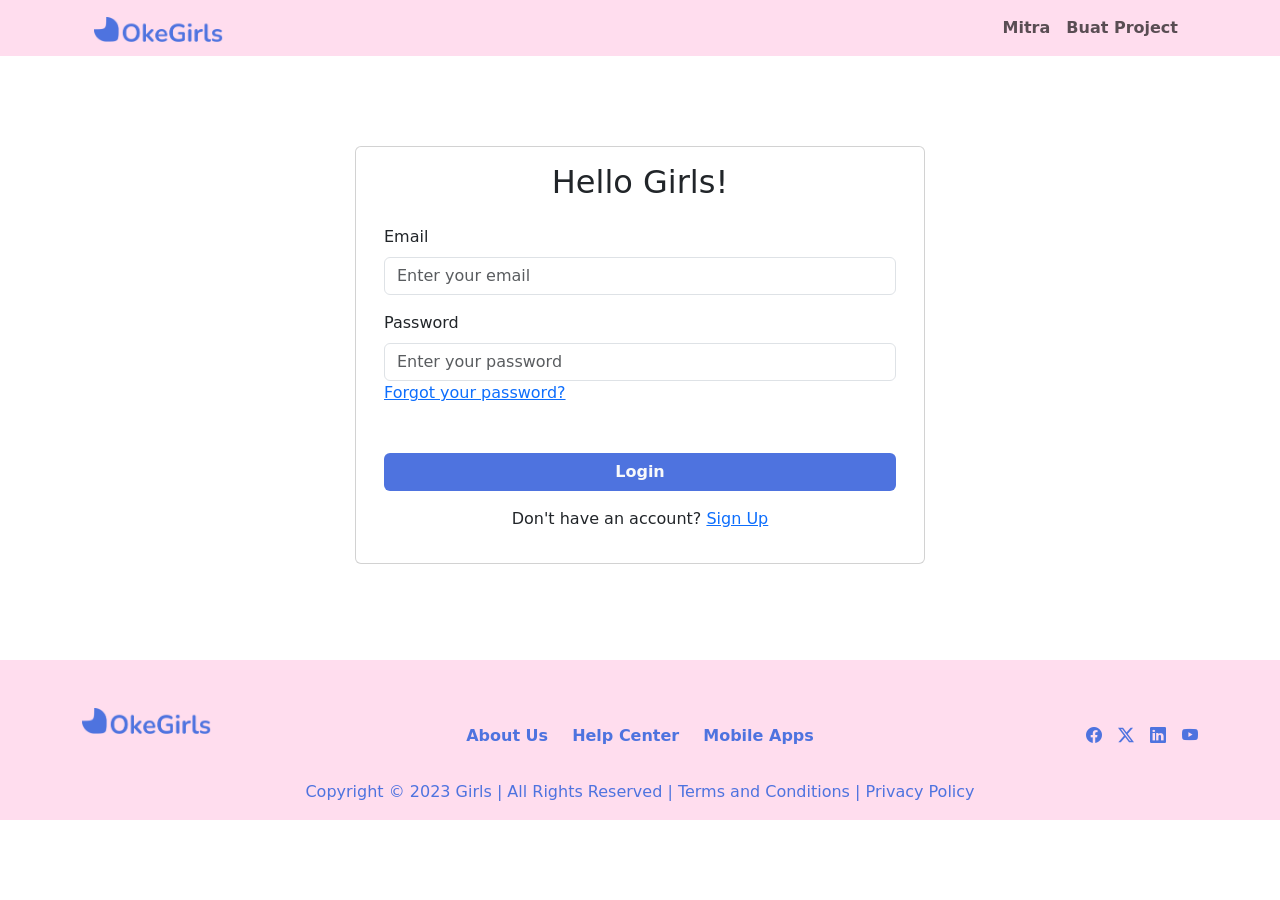
<file: login.html>
<!DOCTYPE html>
<html lang="en">

<head>
    <meta charset="UTF-8">
    <meta name="viewport" content="width=device-width, initial-scale=1">
    <link rel="stylesheet" href="https://cdn.jsdelivr.net/npm/bootstrap@5.0.2/dist/css/bootstrap.min.css">
    <link rel="stylesheet" href="https://cdn.jsdelivr.net/npm/bootstrap-icons@1.11.2/font/bootstrap-icons.min.css">
    <link rel="stylesheet" href="/css/sign-inup.css">
    <title>Login</title>
</head>

<body>

    <!-- Navbar -->
    <div class="fixed-top fink-color">
        <div class="container d-flex">
            <nav class="navbar navbar-expand-lg fink-color w-100">
                <div class="container-fluid">
                    <a class="navbar-brand" href="index.html">
                        <img src="img/logo.png" alt="Logo" width="130">
                    </a>
                    <button class="navbar-toggler" type="button" data-bs-toggle="collapse" data-bs-target="#navbarNav"
                        aria-controls="navbarNav" aria-expanded="false" aria-label="Toggle navigation">
                        <span class="navbar-toggler-icon text-primary">
                            <svg xmlns="http://www.w3.org/2000/svg" fill="none" viewBox="0 0 24 24" stroke-width="1.5"
                                stroke="currentColor" class="w-6 h-6">
                                <path stroke-linecap="round" stroke-linejoin="round"
                                    d="M3.75 6.75h16.5M3.75 12h16.5m-16.5 5.25h16.5" />
                            </svg>
                        </span>
                    </button>
                    <div class="collapse navbar-collapse mt-lg-0 mt-3" id="navbarNav">
                        <ul class="navbar-nav ms-auto pb-lg-0 pb-5">
                            <li class="nav-item">
                                <ul class="navbar-nav ms-auto">
                                    <li><a class="nav-link fw-bold" href="listProject.html">Mitra</a></li>
                                    <li class="nav-item">
                                        <a class="nav-link border-sm-bottom fw-bold" href="buat-project.html">Buat Project</a>
                                    </li>
                                    <li></li>
                                </ul>
                            </li>
                        </ul>
                    </div>
                </div>
            </nav>
        </div>
    </div>



    <!-- Your content goes here -->
    <div class="container my-5 py-5">
        <div class="row justify-content-center">
            <div class="card col-8 col-md-6">
                <div class="card-body">
                    <h2 class="text-center mb-4">Hello Girls!</h2>

                    <!-- Form Login-->
                    <form>
                        <div class="mb-3">
                            <label for="email" class="form-label">Email</label>
                            <input type="email" class="form-control" id="email" placeholder="Enter your email">
                        </div>

                        <div class="mb-5">
                            <label for="password" class="form-label">Password</label>
                            <input type="password" class="form-control" id="password" placeholder="Enter your password">
                            <p><a href="#">Forgot your password?</a></p>
                        </div>

                        <div class="d-grid">
                            <button type="submit" class="btn blue-bg text-light fw-bold mb-3" id="btnLogin">Login</button>
                        </div>

                        <p class="text-center">Don't have an account? <a href="signup.html">Sign Up</a></p>
                    </form>
                </div>
            </div>
        </div>
    </div>




    <!-- Footer -->
    <footer class="fink-color pt-5 mt-3">
        <div class="container">
            <div class="row">
                <!-- Top Part of Footer -->
                <div class="col-md-12 col-lg-4 text-center text-lg-start">
                    <img src="img/logo.png" alt="Footer Logo" width="130">
                </div>
                <div class="col-md-12 col-lg-4 ">
                    <div class="footer-menu text-center mt-lg-3 mt-5 d-flex justify-content-center gap-4">
                        <a href="#" class="blue-text text-decoration-none fw-bold">About Us</a>
                        <a href="#" class="blue-text text-decoration-none fw-bold">Help Center</a>
                        <a href="#" class="blue-text text-decoration-none fw-bold">Mobile Apps</a>
                    </div>
                </div>
                <div class="col-md-12 col-lg-4 text-center mt-lg-3 mt-4">
                    <div class="text-center d-flex gap-3 justify-content-center justify-content-lg-end">
                        <a href="#" class="blue-text"><i class="bi bi-facebook"></i></a>
                        <a href="#" class="blue-text"><i class="bi bi-twitter-x"></i></a>
                        <a href="#" class="blue-text"><i class="bi bi-linkedin"></i></a>
                        <a href="#" class="blue-text"><i class="bi bi-youtube"></i></a>
                    </div>
                </div>
            </div>
            <!-- Bottom Part of Footer -->
            <div class="row mt-3">
                <div class="col-md-12">
                    <p class="footer-bottom text-center mt-3 blue-text">
                        Copyright © 2023 Girls | All Rights Reserved | <a href="#"
                            class="blue-text text-decoration-none">Terms and Conditions</a> | <a href="#"
                            class="blue-text text-decoration-none">Privacy Policy</a>
                    </p>
                </div>
            </div>
        </div>
    </footer>


    <script src="https://cdn.jsdelivr.net/npm/bootstrap@5.0.2/dist/js/bootstrap.bundle.min.js"></script>

    <script src="js/login.js"></script>
</body>

</html>
</file>
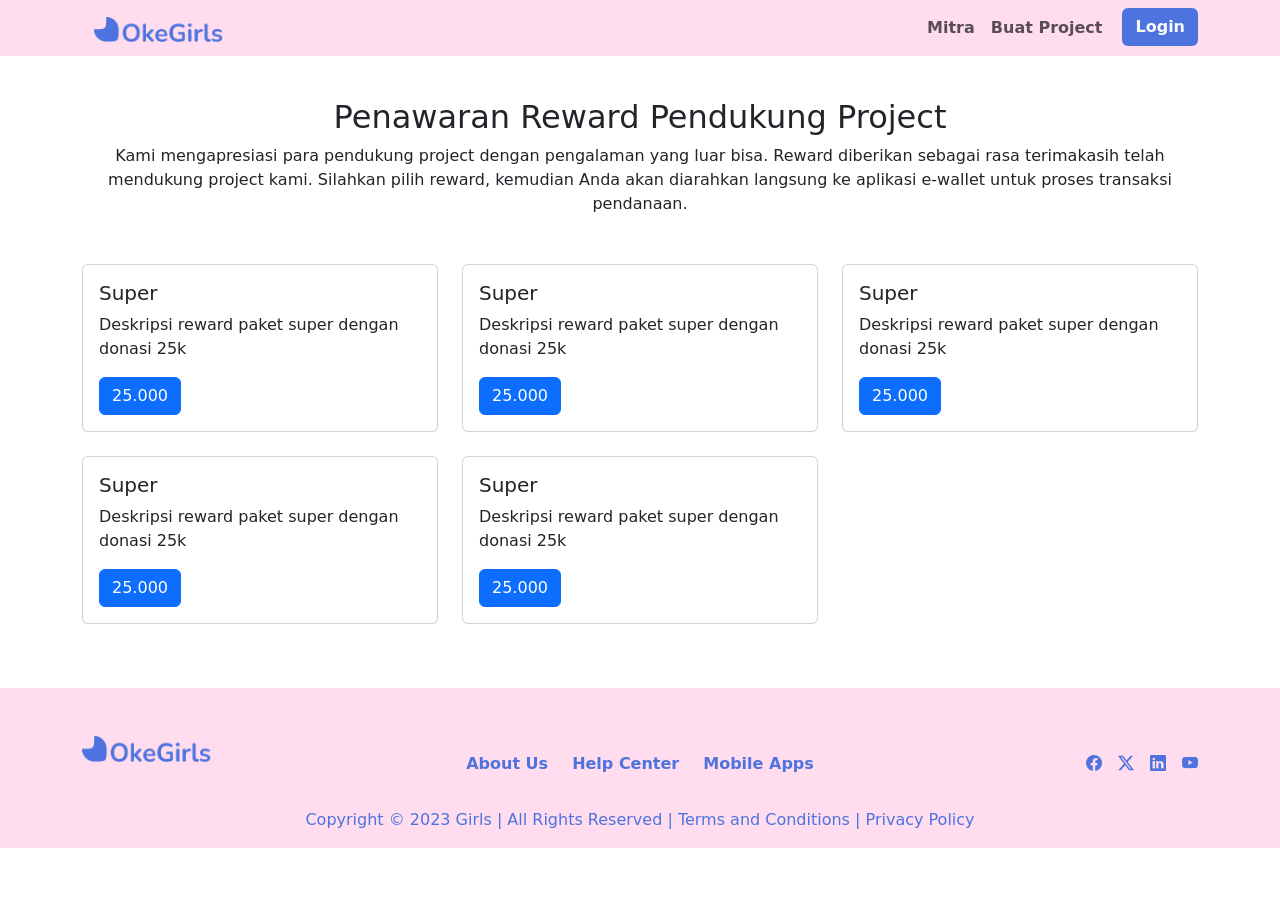
<file: pilihRewardPayment.html>
<!DOCTYPE html>
<html lang="en">
<head>
  <meta charset="UTF-8">
  <meta name="viewport" content="width=device-width, initial-scale=1">
  <link rel="stylesheet" href="https://cdn.jsdelivr.net/npm/bootstrap@5.0.2/dist/css/bootstrap.min.css">
  <link rel="stylesheet" href="https://cdn.jsdelivr.net/npm/bootstrap-icons@1.11.2/font/bootstrap-icons.min.css">
  <title>Paket Dukungan</title>
  <link rel="stylesheet" href="/css/detailProject.css">
</head>
<body>

 <!-- Navbar -->
 <div class="fixed-top fink-color">
  <div class="container d-flex">
      <nav class="navbar navbar-expand-lg fink-color w-100">
          <div class="container-fluid">
              <a class="navbar-brand" href="index.html">
                  <img src="img/logo.png" alt="Logo" width="130">
              </a>
              <button class="navbar-toggler" type="button" data-bs-toggle="collapse" data-bs-target="#navbarNav"
                  aria-controls="navbarNav" aria-expanded="false" aria-label="Toggle navigation">
                  <span class="navbar-toggler-icon text-primary">
                      <svg xmlns="http://www.w3.org/2000/svg" fill="none" viewBox="0 0 24 24" stroke-width="1.5"
                          stroke="currentColor" class="w-6 h-6">
                          <path stroke-linecap="round" stroke-linejoin="round"
                              d="M3.75 6.75h16.5M3.75 12h16.5m-16.5 5.25h16.5" />
                      </svg>
                  </span>
              </button>
              <div class="collapse navbar-collapse mt-lg-0 mt-3" id="navbarNav">
                  <ul class="navbar-nav ms-auto pb-lg-0 pb-5">
                      <li class="nav-item">
                          <ul class="navbar-nav ms-auto">
                              <li><a class="nav-link fw-bold" href="listProject.html">Mitra</a></li>
                              <li class="nav-item">
                                  <a class="nav-link border-sm-bottom fw-bold" href="buat-project.html">Buat
                                      Project</a>
                              </li>
                              <li></li>
                          </ul>
                      </li>
                  </ul>
              </div>

          </div>

      </nav>
      <button class="btn blue-bg text-light login-btn mt-2 h-100 fw-bold" id="loginButton"><a href="login.html"
              class="text-light text-decoration-none">Login</a></button>
      <a href="overview.html" id="avatarButton"></a>
  </div>
</div>

<!-- Funding Reward -->
<div>
    <div class="container py-5">
      <h2 class="text-center">Penawaran Reward Pendukung Project</h2>
      <p class="text-center mb-5">Kami mengapresiasi para pendukung project dengan pengalaman yang luar bisa. Reward diberikan sebagai rasa terimakasih telah mendukung project kami. Silahkan pilih reward, kemudian Anda akan diarahkan langsung ke aplikasi e-wallet untuk proses transaksi pendanaan.</p>
     

      <div class="row row-cols-2 row-cols-md-3 g-4">
        <div class="col">
          <div class="card h-100">
            <div class="card-body">
                <h5 class="card-title">Super</h5>
                <p class="card-text">Deskripsi reward paket super dengan donasi 25k</p>
                <a href="#" class="btn btn-primary">25.000</a>
              </div>
          </div>
        </div>
        <div class="col">
          <div class="card h-100">
            <div class="card-body">
                <h5 class="card-title">Super</h5>
                <p class="card-text">Deskripsi reward paket super dengan donasi 25k</p>
                <a href="#" class="btn btn-primary">25.000</a>
              </div>
          </div>
        </div>
        <div class="col">
          <div class="card h-100">
            <div class="card-body">
                <h5 class="card-title">Super</h5>
                <p class="card-text">Deskripsi reward paket super dengan donasi 25k</p>
                <a href="#" class="btn btn-primary">25.000</a>
              </div>
          </div>
        </div>
        <div class="col">
          <div class="card h-100">
            <div class="card-body">
                <h5 class="card-title">Super</h5>
                <p class="card-text">Deskripsi reward paket super dengan donasi 25k</p>
                <a href="#" class="btn btn-primary">25.000</a>
              </div>
          </div>
        </div>
        <div class="col">
          <div class="card h-100">
            <div class="card-body">
                <h5 class="card-title">Super</h5>
                <p class="card-text">Deskripsi reward paket super dengan donasi 25k</p>
                <a href="#" class="btn btn-primary">25.000</a>
              </div>
          </div>
        </div>
        
        
      </div>
        
    </div>
  </div>





<!-- Footer -->
<footer class="fink-color pt-5 mt-3">
  <div class="container">
      <!-- Top Part of Footer -->
      <div class="row">
          <div class="col-md-12 col-lg-4 text-center text-lg-start">
              <img src="img/logo.png" alt="Footer Logo" width="130">
          </div>
          <div class="col-md-12 col-lg-4 ">
              <div class="footer-menu text-center mt-lg-3 mt-5 d-flex justify-content-center gap-4">
                  <a href="#" class="blue-text text-decoration-none fw-bold">About Us</a>
                  <a href="#" class="blue-text text-decoration-none fw-bold">Help Center</a>
                  <a href="#" class="blue-text text-decoration-none fw-bold">Mobile Apps</a>
              </div>
          </div>
          <div class="col-md-12 col-lg-4 text-center mt-lg-3 mt-4">
              <div class="text-center d-flex gap-3 justify-content-center justify-content-lg-end">
                  <a href="#" class="blue-text"><i class="bi bi-facebook"></i></a>
                  <a href="#" class="blue-text"><i class="bi bi-twitter-x"></i></a>
                  <a href="#" class="blue-text"><i class="bi bi-linkedin"></i></a>
                  <a href="#" class="blue-text"><i class="bi bi-youtube"></i></a>
              </div>
          </div>
      </div>
      <!-- Bottom Part of Footer -->
      <div class="row mt-3">
          <div class="col-md-12">
              <p class="footer-bottom text-center mt-3 blue-text">
                  Copyright © 2023 Girls | All Rights Reserved | <a href="#"
                      class="blue-text text-decoration-none">Terms and Conditions</a> | <a href="#"
                      class="blue-text text-decoration-none">Privacy Policy</a>
              </p>
          </div>
      </div>
  </div>
</footer>


<script src="https://cdn.jsdelivr.net/npm/bootstrap@5.0.2/dist/js/bootstrap.bundle.min.js"></script>

<script src="js/multiStepForm.js"></script>
<script src="js/navbarLogin.js"></script>


</body>
</html>
</file>
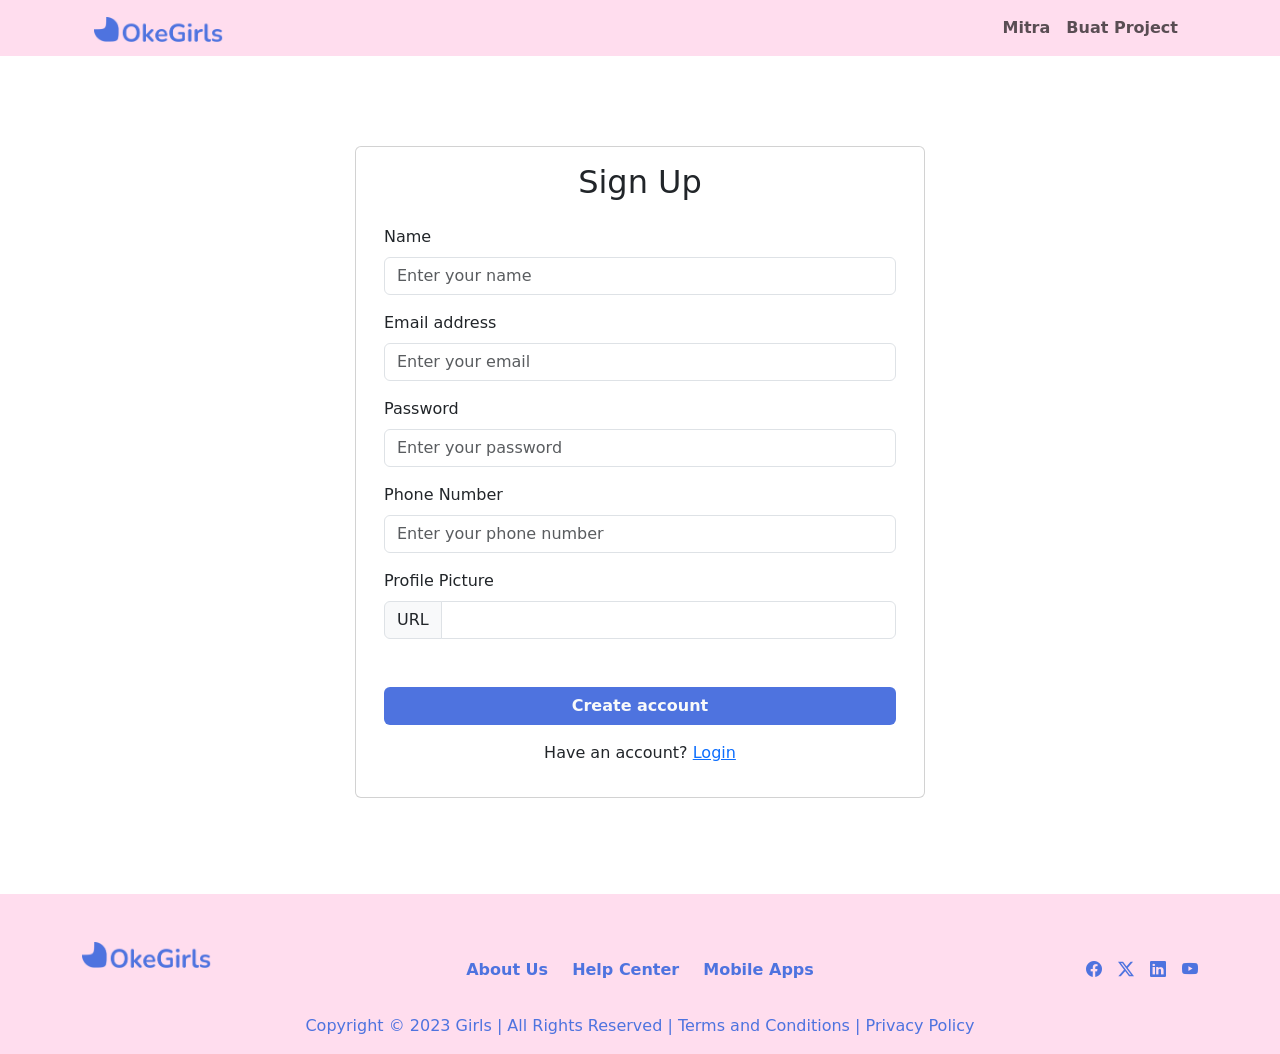
<file: signup.html>
<!DOCTYPE html>
<html lang="en">

<head>
    <meta charset="UTF-8">
    <meta name="viewport" content="width=device-width, initial-scale=1">
    <link rel="stylesheet" href="https://cdn.jsdelivr.net/npm/bootstrap@5.0.2/dist/css/bootstrap.min.css">
    <link rel="stylesheet" href="https://cdn.jsdelivr.net/npm/bootstrap-icons@1.11.2/font/bootstrap-icons.min.css">
    <link rel="stylesheet" href="/css/sign-inup.css">
    <title>SignUp</title>
</head>

<body>

    <!-- Navbar -->
    <div class="fixed-top fink-color">
        <div class="container d-flex">
            <nav class="navbar navbar-expand-lg fink-color w-100">
                <div class="container-fluid">
                    <a class="navbar-brand" href="index.html">
                        <img src="img/logo.png" alt="Logo" width="130">
                    </a>
                    <button class="navbar-toggler" type="button" data-bs-toggle="collapse" data-bs-target="#navbarNav"
                        aria-controls="navbarNav" aria-expanded="false" aria-label="Toggle navigation">
                        <span class="navbar-toggler-icon text-primary">
                            <svg xmlns="http://www.w3.org/2000/svg" fill="none" viewBox="0 0 24 24" stroke-width="1.5"
                                stroke="currentColor" class="w-6 h-6">
                                <path stroke-linecap="round" stroke-linejoin="round"
                                    d="M3.75 6.75h16.5M3.75 12h16.5m-16.5 5.25h16.5" />
                            </svg>
                        </span>
                    </button>
                    <div class="collapse navbar-collapse mt-lg-0 mt-3" id="navbarNav">
                        <ul class="navbar-nav ms-auto pb-lg-0 pb-5">
                            <li class="nav-item">
                                <ul class="navbar-nav ms-auto">
                                    <li><a class="nav-link fw-bold" href="listProject.js">Mitra</a></li>
                                    <li class="nav-item">
                                        <a class="nav-link border-sm-bottom fw-bold" href="#">Buat Project</a>
                                    </li>
                                    <li></li>
                                </ul>
                            </li>
                        </ul>
                    </div>
                </div>
            </nav>
        </div>
    </div>



    <!-- Your content goes here -->
    <div class="container my-5 py-5">
        <div class="row justify-content-center">
            <div class="card col-8 col-md-6">
                <div class="card-body">
                    <h2 class="text-center mb-4">Sign Up</h2>

                    <!-- Form Register-->
                    <form>
                        <div class="mb-3">
                            <label for="nameRegis" class="form-label">Name</label>
                            <input type="text" class="form-control" id="nameRegis" placeholder="Enter your name">
                        </div>

                        <div class="mb-3">
                            <label for="emailRegis" class="form-label">Email address</label>
                            <input type="email" class="form-control" id="emailRegis" placeholder="Enter your email">
                        </div>

                        <div class="mb-3">
                            <label for="passwordRegis" class="form-label">Password</label>
                            <input type="password" class="form-control" id="passwordRegis" placeholder="Enter your password">
                        </div>

                        <div class="mb-3">
                            <label for="phoneNumberRegis" class="form-label">Phone Number</label>
                            <input type="text" class="form-control" id="phoneNumberRegis" placeholder="Enter your phone number">
                        </div>

                        <div class="mb-5">
                            <label for="profilePicRegis" class="form-label">Profile Picture</label>
                            <div class="input-group">
                              <span class="input-group-text" id="profilePicRegis">URL</span>
                              <input type="text" class="form-control" id="profilePicRegis" aria-describedby="basic-addon3 basic-addon4">
                            </div>
                        </div>                        

                        <div class="d-grid">
                            <button id="btnRegis" type="submit" class="btn blue-bg text-light fw-bold mb-3">Create account</button>
                        </div>

                        <p class="text-center">Have an account? <a href="login.html">Login</a></p>
                    </form>
                </div>
            </div>
        </div>
    </div>



    <!-- Footer -->
    <footer class="fink-color pt-5 mt-3">
        <div class="container">
            <!-- Top Part of Footer -->
            <div class="row">
                <div class="col-md-12 col-lg-4 text-center text-lg-start">
                    <img src="img/logo.png" alt="Footer Logo" width="130">
                </div>
                <div class="col-md-12 col-lg-4 ">
                    <div class="footer-menu text-center mt-lg-3 mt-5 d-flex justify-content-center gap-4">
                        <a href="#" class="blue-text text-decoration-none fw-bold">About Us</a>
                        <a href="#" class="blue-text text-decoration-none fw-bold">Help Center</a>
                        <a href="#" class="blue-text text-decoration-none fw-bold">Mobile Apps</a>
                    </div>
                </div>
                <div class="col-md-12 col-lg-4 text-center mt-lg-3 mt-4">
                    <div class="text-center d-flex gap-3 justify-content-center justify-content-lg-end">
                        <a href="#" class="blue-text"><i class="bi bi-facebook"></i></a>
                        <a href="#" class="blue-text"><i class="bi bi-twitter-x"></i></a>
                        <a href="#" class="blue-text"><i class="bi bi-linkedin"></i></a>
                        <a href="#" class="blue-text"><i class="bi bi-youtube"></i></a>
                    </div>
                </div>
            </div>
            <!-- Bottom Part of Footer -->
            <div class="row mt-3">
                <div class="col-md-12">
                    <p class="footer-bottom text-center mt-3 blue-text">
                        Copyright © 2023 Girls | All Rights Reserved | <a href="#"
                            class="blue-text text-decoration-none">Terms and Conditions</a> | <a href="#"
                            class="blue-text text-decoration-none">Privacy Policy</a>
                    </p>
                </div>
            </div>
        </div>
    </footer>


    <script src="https://cdn.jsdelivr.net/npm/bootstrap@5.0.2/dist/js/bootstrap.bundle.min.js"></script>

    <Script src="js/signup.js"></Script>
</body>

</html>
</file>
<file: css/detailProject.css>
body {
    padding-top: 50px;
  }
  
  .navbar-toggler:focus {
    box-shadow: #4E73DF 0px 0px 0px 1px;

  }

  .navbar-nav a {
    border-top: 1px solid #4E73DF;
    border-radius: 0;
    margin: 0;
  }

  .navbar-nav a:hover {
      background-color: #F473B9;
      color: #FFDDEE;
    }

    .login-btn:hover {
      background-color: #F473B9;
      color: #FFDDEE;
    }

    .border-sm-bottom {
      border-bottom: 1px solid #4E73DF;
      
    }

  @media (min-width: 992px) {
    .navbar-nav a {
    border: none;
    border-radius: 0;
    margin: 0;
  }

  }

  .fink-color {
    background-color: #FFDDEE;
  }

  .blue-bg {
    background-color: #4E73DF;
  }

  .blue-text {
    color: #4E73DF;
  }

  .truncate-text {
    overflow: hidden;
    text-overflow: ellipsis;
    display: -webkit-box;
    -webkit-line-clamp: 2; /* Jumlah baris yang ingin ditampilkan */
    -webkit-box-orient: vertical;
  }
</file>
<file: css/sign-inup.css>
body {
    padding-top: 50px;
  }
  
  .navbar-toggler:focus {
    box-shadow: #4E73DF 0px 0px 0px 1px;

  }

  .navbar-nav a {
    border-top: 1px solid #4E73DF;
    border-radius: 0;
    margin: 0;
  }

  .navbar-nav a:hover {
      background-color: #F473B9;
      color: #FFDDEE;
    }

    .login-btn:hover {
      background-color: #F473B9;
      color: #FFDDEE;
    }

    .border-sm-bottom {
      border-bottom: 1px solid #4E73DF;
      
    }

  @media (min-width: 992px) {
    .navbar-nav a {
    border: none;
    border-radius: 0;
    margin: 0;
  }

  }

  .fink-color {
    background-color: #FFDDEE;
  }

  .blue-bg {
    background-color: #4E73DF;
  }

  .blue-text {
    color: #4E73DF;
  }
</file>
<file: css/buat-project.css>
body {
    padding-top: 50px;
  }
  
  .navbar-toggler:focus {
    box-shadow: #4E73DF 0px 0px 0px 1px;

  }

  .navbar-nav a {
    border-top: 1px solid #4E73DF;
    border-radius: 0;
    margin: 0;
  }

  .navbar-nav a:hover {
      background-color: #F473B9;
      color: #FFDDEE;
    }

    .login-btn:hover {
      background-color: #F473B9;
      color: #FFDDEE;
    }

    .border-sm-bottom {
      border-bottom: 1px solid #4E73DF;
      
    }

  @media (min-width: 992px) {
    .navbar-nav a {
    border: none;
    border-radius: 0;
    margin: 0;
  }

  }

  .fink-color {
    background-color: #FFDDEE;
  }

  .blue-bg {
    background-color: #4E73DF;
  }

  .blue-text {
    color: #4E73DF;
  }

  .btn-outline-blue {
    border: 1px solid #4E73DF;
    color: #4E73DF;
  }

  .btn-outline-blue:hover {
    background-color: #4E73DF;
    color: #ffff;
  }

  
    /* Center content vertically */
    .center-vertically {
      min-height: 100vh;
      display: flex;
      align-items: center;
      justify-content: center;
    }

    .form-step {
  display: none;
  transform-origin: top;
  animation: animate 0.5s;
}

.form-step-active {
  display: block;
}

.progress-step {
  background-color: #dcdcdc;
}

.progress-step-active {
  background-color: #F473B9;
  color: #f3f3f3;
}

.peng-bg {
  background-color: #F473B9;
}
</file>
